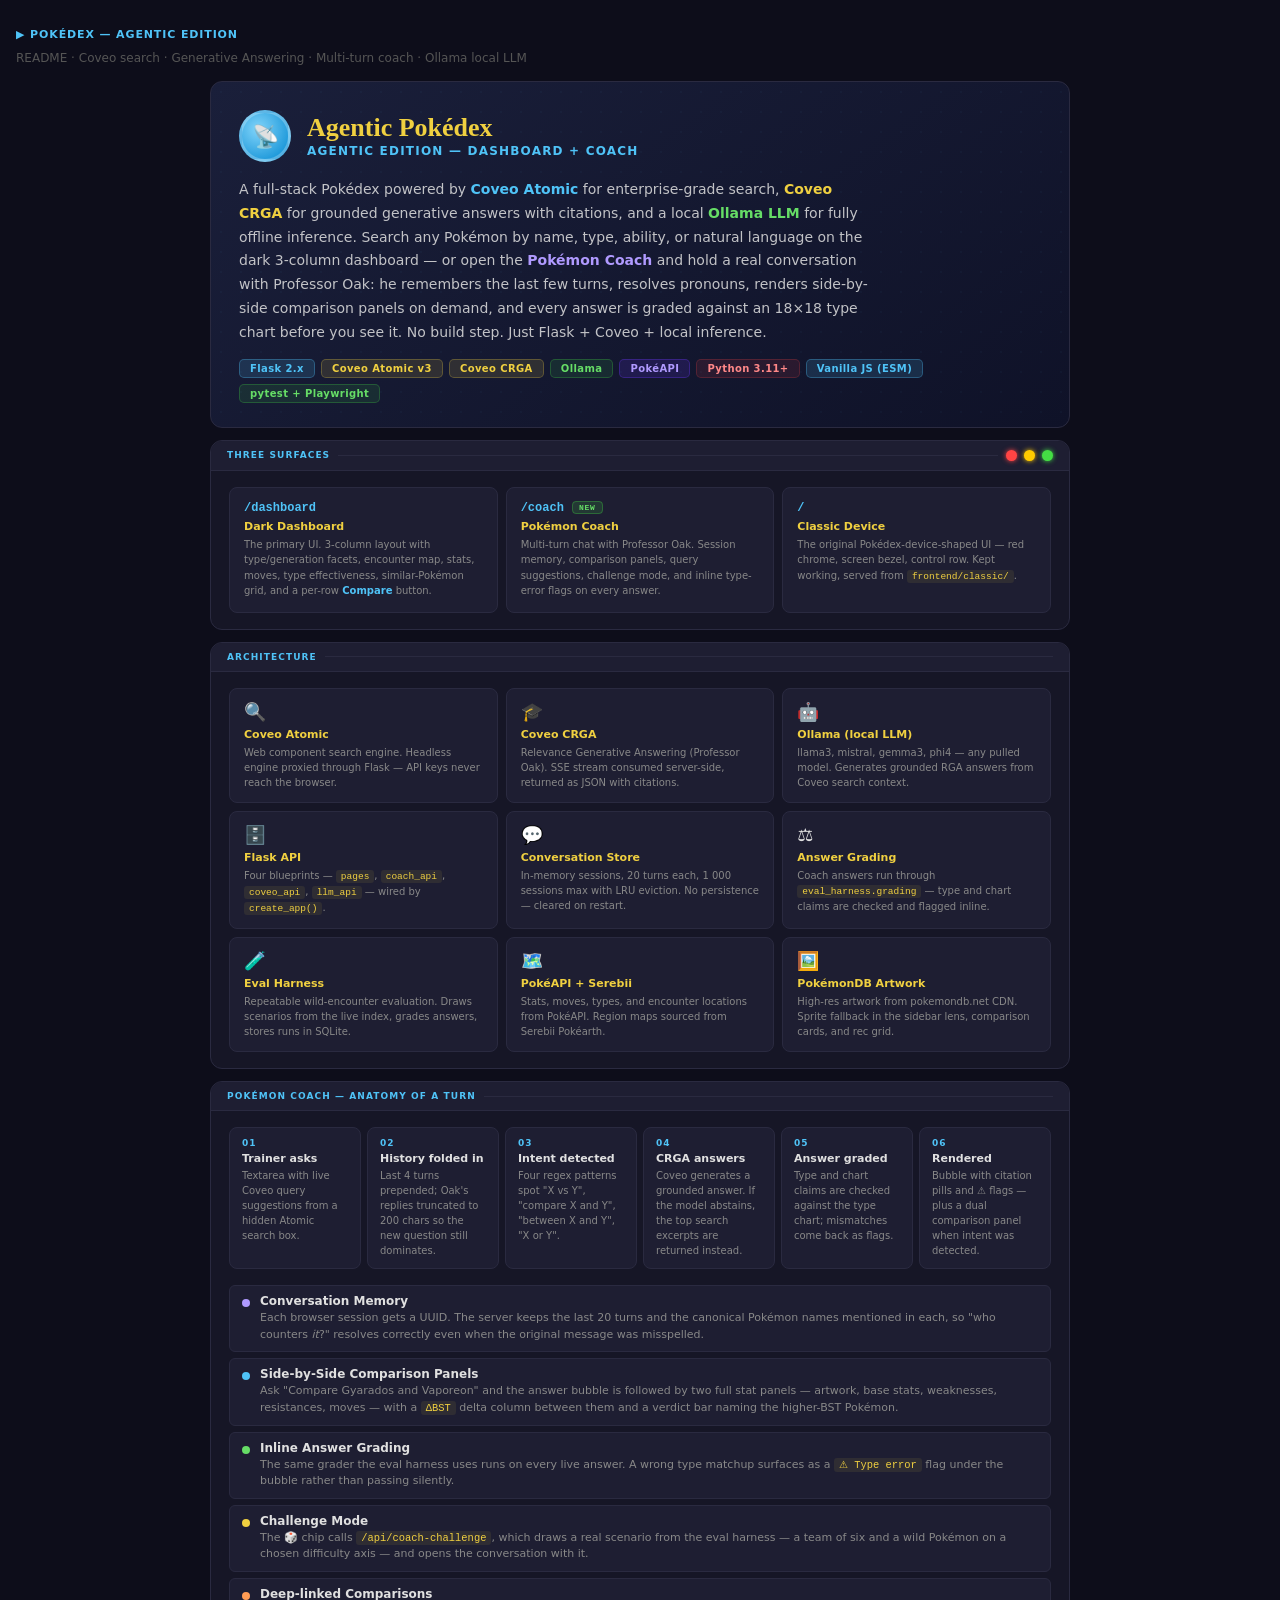
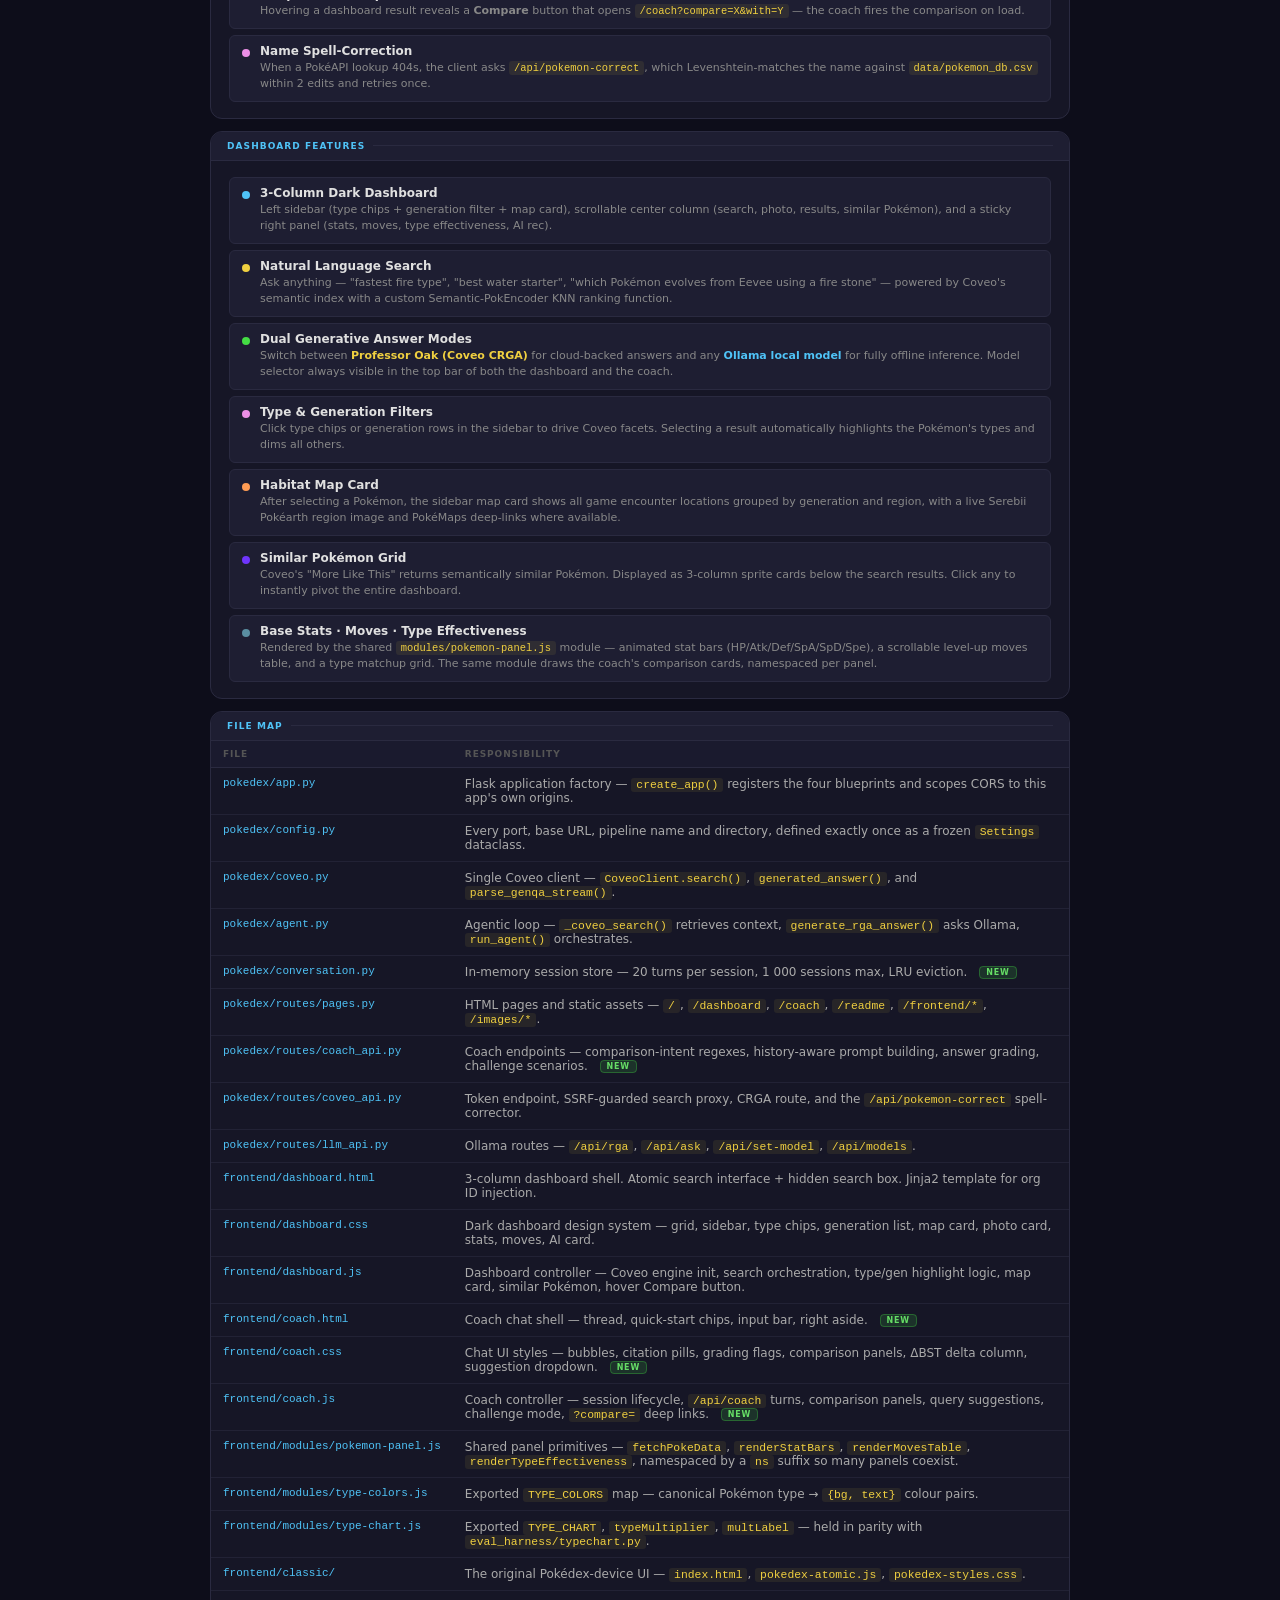
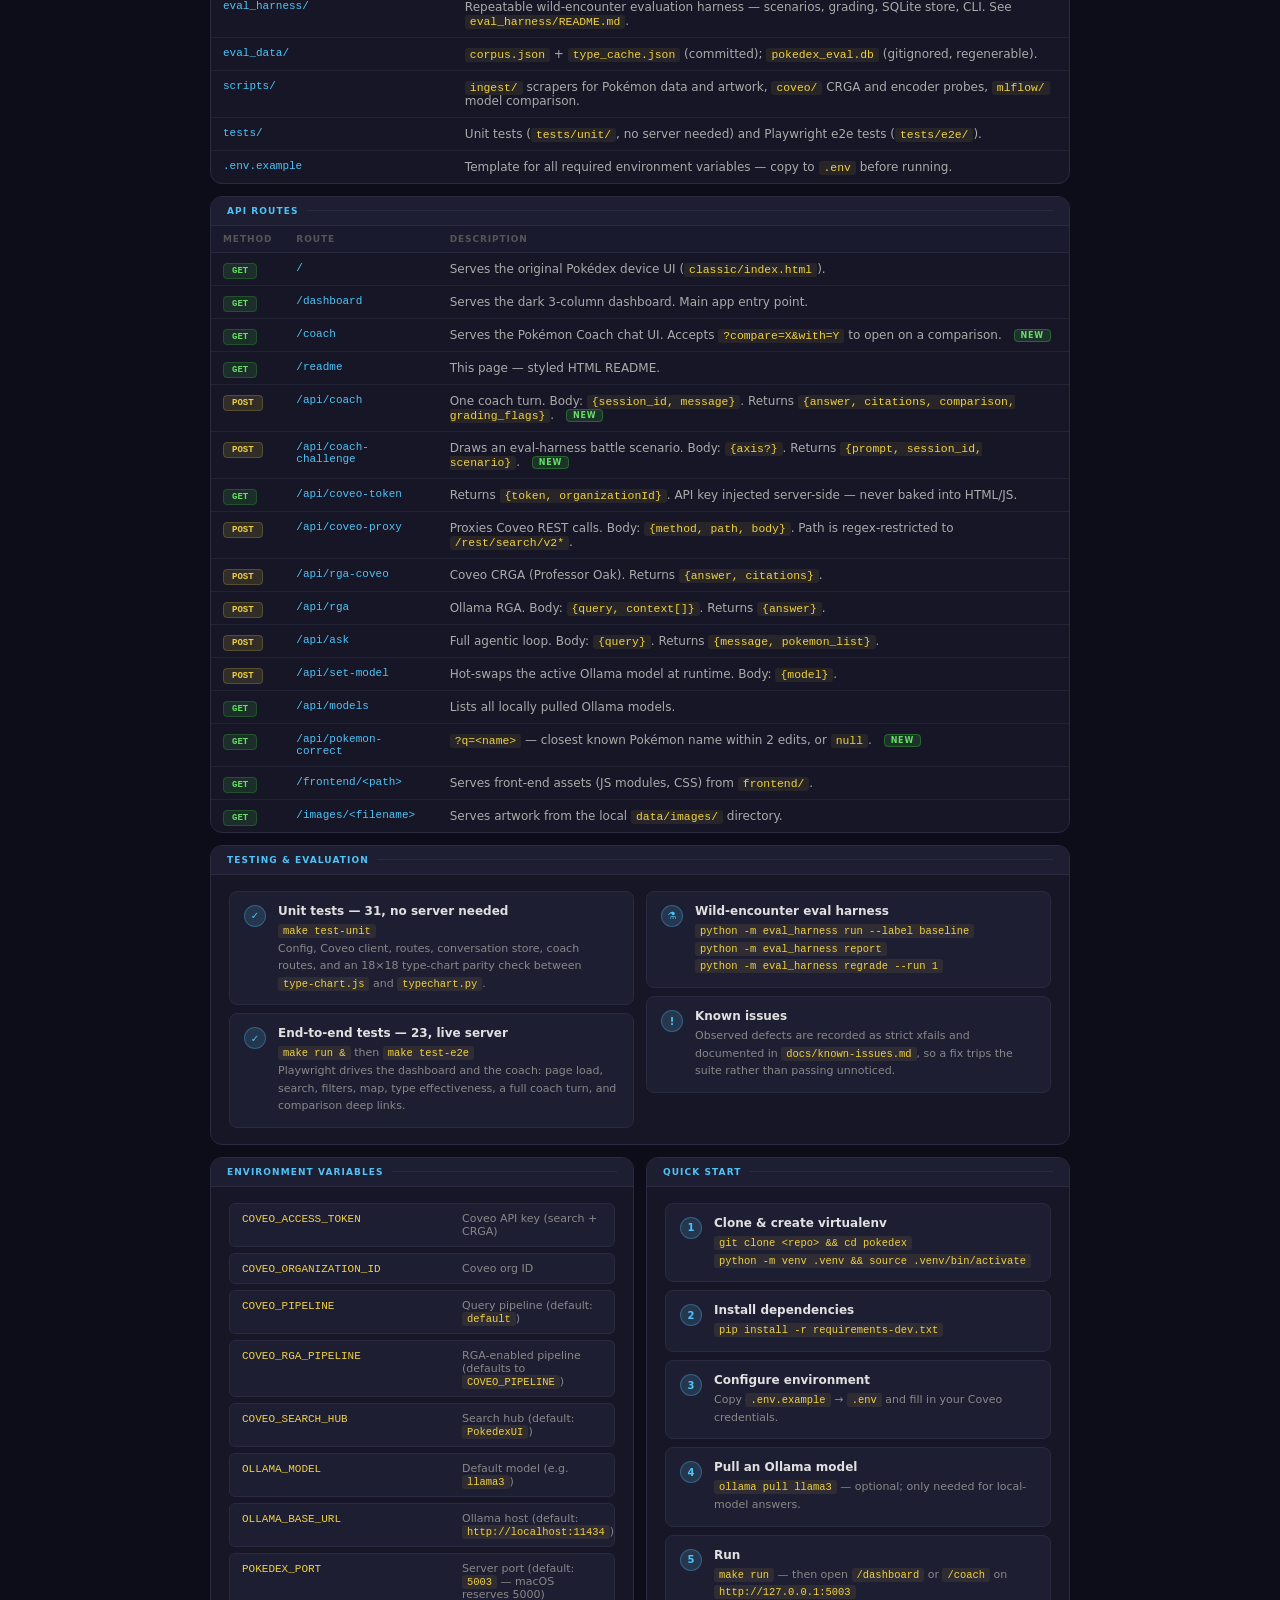
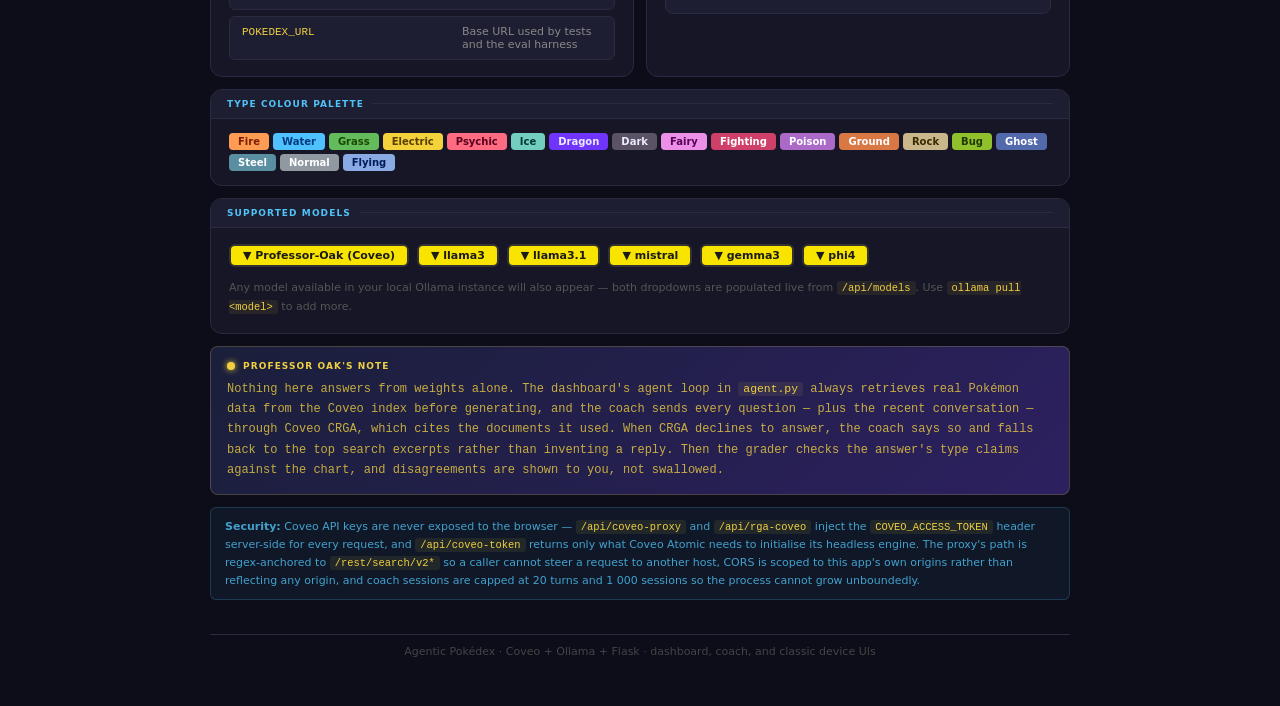
<file: frontend/readme.html>
<!DOCTYPE html>
<html lang="en">
<head>
  <meta charset="UTF-8" />
  <meta name="viewport" content="width=device-width, initial-scale=1.0" />
  <title>Agentic Pokédex — README</title>
  <style>
    *, *::before, *::after { box-sizing: border-box; margin: 0; padding: 0; }

    body {
      background: #0d0d1a;
      min-height: 100vh;
      display: flex;
      flex-direction: column;
      align-items: center;
      padding: 28px 16px 48px;
      font-family: -apple-system, "Segoe UI", system-ui, sans-serif;
      color: #e0e0e0;
      gap: 10px;
    }

    .vtag {
      color: #4fc3f7;
      font-size: 11px;
      font-weight: 700;
      letter-spacing: .08em;
      text-transform: uppercase;
      align-self: flex-start;
      max-width: 860px;
      width: 100%;
    }
    .sub {
      color: #555;
      font-size: 12px;
      align-self: flex-start;
      max-width: 860px;
      width: 100%;
      margin-bottom: 6px;
    }

    .wrap {
      width: 100%;
      max-width: 860px;
      display: flex;
      flex-direction: column;
      gap: 12px;
    }

    /* ── Hero card ── */
    .hero {
      background: linear-gradient(145deg, #1a1f3a, #0f1228);
      border: 1px solid #2a2a40;
      border-radius: 12px;
      padding: 28px 28px 24px;
      position: relative;
      overflow: hidden;
    }
    .hero::before {
      content: '';
      position: absolute;
      inset: 0;
      background-image: radial-gradient(circle, #4fc3f7 1px, transparent 1px);
      background-size: 20px 20px;
      opacity: .03;
      pointer-events: none;
    }
    .hero-head {
      display: flex;
      align-items: center;
      gap: 16px;
      margin-bottom: 16px;
    }
    .lens {
      width: 52px; height: 52px;
      border-radius: 50%;
      background: radial-gradient(circle at 35% 35%, #81d4fa, #0288d1);
      border: 3px solid rgba(255,255,255,.25);
      flex-shrink: 0;
      display: flex; align-items: center; justify-content: center;
      font-size: 22px;
    }
    .hero-title {
      font-size: 26px;
      font-weight: 900;
      color: #f0d040;
      font-family: "Comic Sans MS", "Chalkboard SE", cursive;
      line-height: 1.1;
    }
    .hero-edition {
      font-size: 12px;
      color: #4fc3f7;
      font-weight: 700;
      letter-spacing: .1em;
      text-transform: uppercase;
      margin-top: 2px;
    }
    .hero-desc {
      font-size: 14px;
      color: rgba(224,224,224,.85);
      line-height: 1.7;
      max-width: 640px;
    }
    .badge-row {
      display: flex;
      gap: 6px;
      margin-top: 14px;
      flex-wrap: wrap;
    }
    .badge {
      font-size: 10px;
      font-weight: 700;
      padding: 3px 10px;
      border-radius: 5px;
      letter-spacing: .04em;
    }
    .b-blue   { background: rgba(79,195,247,.15);  color: #4fc3f7; border: 1px solid rgba(79,195,247,.3); }
    .b-gold   { background: rgba(240,208,64,.12);  color: #f0d040; border: 1px solid rgba(240,208,64,.25); }
    .b-green  { background: rgba(68,221,68,.1);    color: #66dd66; border: 1px solid rgba(68,221,68,.25); }
    .b-purple { background: rgba(111,53,252,.15);  color: #b09aff; border: 1px solid rgba(111,53,252,.3); }
    .b-red    { background: rgba(255,68,68,.1);    color: #ff8888; border: 1px solid rgba(255,68,68,.2); }

    /* ── Section cards ── */
    .card {
      background: #161626;
      border: 1px solid #2a2a40;
      border-radius: 12px;
      overflow: hidden;
    }
    .card-head {
      background: #1e1e32;
      border-bottom: 1px solid #2a2a40;
      padding: 9px 16px;
      display: flex;
      align-items: center;
      gap: 8px;
    }
    .card-title {
      font-size: 9px;
      font-weight: 800;
      text-transform: uppercase;
      letter-spacing: .12em;
      color: #4fc3f7;
      display: flex;
      align-items: center;
      gap: 8px;
      flex: 1;
    }
    .card-title::after {
      content: '';
      flex: 1;
      height: 1px;
      background: #2a2a40;
    }
    .card-body { padding: 16px 18px; }

    /* ── Two-col layout ── */
    .two-col {
      display: grid;
      grid-template-columns: 1fr 1fr;
      gap: 12px;
    }
    @media (max-width: 600px) { .two-col { grid-template-columns: 1fr; } }

    /* ── Architecture grid ── */
    .arch-grid {
      display: grid;
      grid-template-columns: repeat(3, 1fr);
      gap: 8px;
      padding: 16px 18px;
    }
    @media (max-width: 600px) { .arch-grid { grid-template-columns: 1fr 1fr; } }
    .arch-tile {
      background: #1e1e32;
      border: 1px solid #2a2a40;
      border-radius: 8px;
      padding: 12px 14px;
    }
    .arch-tile-icon  { font-size: 18px; margin-bottom: 6px; }
    .arch-tile-name  { font-size: 11px; font-weight: 800; color: #f0d040; }
    .arch-tile-desc  { font-size: 10px; color: #888; margin-top: 4px; line-height: 1.5; }

    /* ── Tables (shared) ── */
    .data-table {
      width: 100%;
      border-collapse: collapse;
      font-size: 12px;
    }
    .data-table thead tr { background: #1a1a2e; }
    .data-table th {
      font-size: 9px; font-weight: 800;
      text-transform: uppercase; letter-spacing: .1em;
      color: #555; padding: 8px 12px;
      text-align: left; border-bottom: 1px solid #2a2a40;
    }
    .data-table td {
      padding: 9px 12px;
      border-bottom: 1px solid rgba(42,42,64,.6);
      vertical-align: top;
    }
    .data-table tr:last-child td { border-bottom: none; }
    .data-table tr:hover td { background: rgba(79,195,247,.04); }

    .fname { font-family: "Courier New", monospace; font-size: 11px; color: #4fc3f7; white-space: nowrap; }
    .fdesc { color: #aaa; }
    .rpath { font-family: "Courier New", monospace; font-size: 11px; color: #4fc3f7; }

    .method {
      font-size: 9px; font-weight: 800;
      padding: 2px 8px; border-radius: 4px;
      font-family: monospace; white-space: nowrap;
    }
    .m-get  { background: rgba(68,221,68,.12);  color: #66dd66; border: 1px solid rgba(68,221,68,.2); }
    .m-post { background: rgba(240,208,64,.12); color: #f0d040; border: 1px solid rgba(240,208,64,.2); }

    /* ── Env vars ── */
    .env-list { display: flex; flex-direction: column; gap: 6px; }
    .env-row {
      display: flex; align-items: baseline; gap: 10px;
      background: #1e1e32; border: 1px solid #2a2a40;
      border-radius: 6px; padding: 8px 12px;
    }
    .env-key {
      font-family: "Courier New", monospace; font-size: 11px;
      color: #f0d040; flex-shrink: 0; min-width: 210px;
    }
    .env-val { font-size: 11px; color: #888; }

    /* ── Setup steps ── */
    .step-list { display: flex; flex-direction: column; gap: 8px; }
    .step {
      display: flex; gap: 12px;
      background: #1e1e32; border: 1px solid #2a2a40;
      border-radius: 8px; padding: 12px 14px;
    }
    .step-num {
      width: 22px; height: 22px; border-radius: 50%;
      background: rgba(79,195,247,.15); border: 1px solid rgba(79,195,247,.3);
      color: #4fc3f7; font-size: 10px; font-weight: 800;
      display: flex; align-items: center; justify-content: center;
      flex-shrink: 0; margin-top: 1px;
    }
    .step-body { flex: 1; }
    .step-title  { font-size: 12px; font-weight: 700; color: #e0e0e0; margin-bottom: 4px; }
    .step-detail { font-size: 11px; color: #888; line-height: 1.6; }

    code {
      font-family: "Courier New", monospace;
      background: rgba(240,208,64,.08); color: #f0d040;
      padding: 1px 5px; border-radius: 3px; font-size: .95em;
    }

    /* ── Feature list ── */
    .feature-list { display: flex; flex-direction: column; gap: 6px; }
    .fitem {
      display: flex; align-items: flex-start; gap: 10px;
      padding: 8px 12px; background: #1e1e32;
      border: 1px solid #2a2a40; border-radius: 6px;
    }
    .fdot { width: 8px; height: 8px; border-radius: 50%; margin-top: 5px; flex-shrink: 0; }
    .fitem-name  { font-size: 12px; font-weight: 700; color: #e0e0e0; }
    .fitem-desc  { font-size: 11px; color: #888; margin-top: 2px; line-height: 1.5; }

    /* ── AI card ── */
    .ai-card {
      background: linear-gradient(135deg, #1a1f3a, #2d2060);
      border: 1px solid rgba(240,208,64,.2);
      border-radius: 8px; padding: 14px 16px;
    }
    .ai-head { display: flex; align-items: center; gap: 8px; margin-bottom: 8px; }
    .ai-dot  { width: 8px; height: 8px; border-radius: 50%; background: #f0d040; box-shadow: 0 0 6px #f0d040; }
    .ai-lbl  { font-size: 9px; font-weight: 800; text-transform: uppercase; letter-spacing: .12em; color: #f0d040; }
    .ai-txt  { font-size: 12px; color: rgba(240,208,64,.8); font-family: "Courier New", monospace; line-height: 1.7; }

    /* ── LEDs ── */
    .leds { display: flex; gap: 7px; }
    .led  { width: 11px; height: 11px; border-radius: 50%; }
    .lr   { background: #ff4444; box-shadow: 0 0 5px #ff4444; }
    .ly   { background: #ffcc00; box-shadow: 0 0 5px #ffcc00; }
    .lg   { background: #44dd44; box-shadow: 0 0 5px #44dd44; }

    /* ── Type chip strip ── */
    .type-strip { display: flex; flex-wrap: wrap; gap: 4px; padding: 14px 18px; }
    .tchip { padding: 3px 9px; border-radius: 4px; font-size: 10px; font-weight: 700; }

    /* ── Model pills ── */
    .model-pill {
      display: inline-flex; align-items: center; gap: 5px;
      background: #f9e400; border: 2px solid #333; border-radius: 6px;
      padding: 3px 12px; font-size: 11px; font-weight: 800; color: #1a1a1a;
    }

    /* ── Note box ── */
    .note {
      background: rgba(79,195,247,.06); border: 1px solid rgba(79,195,247,.2);
      border-radius: 6px; padding: 10px 14px;
      font-size: 11px; color: rgba(79,195,247,.8); line-height: 1.6;
    }

    p { font-size: 13px; color: #aaa; line-height: 1.7; }

    footer {
      margin-top: 24px; border-top: 1px solid #2a2a40;
      padding-top: 10px; text-align: center;
      font-size: 11px; color: #444;
      width: 100%; max-width: 860px;
    }

    /* ── Request-flow strip ── */
    .flow { display: flex; align-items: stretch; gap: 6px; flex-wrap: wrap; padding: 16px 18px; }
    .flow-step {
      flex: 1 1 128px;
      background: #1e1e32; border: 1px solid #2a2a40;
      border-radius: 8px; padding: 10px 12px;
    }
    .flow-n { font-size: 9px; font-weight: 800; letter-spacing: .1em; color: #4fc3f7; }
    .flow-t { font-size: 11px; font-weight: 700; color: #e0e0e0; margin-top: 4px; }
    .flow-d { font-size: 10px; color: #888; margin-top: 3px; line-height: 1.5; }

    /* ── "NEW" pill for coach-era additions ── */
    .new-pill {
      font-size: 8px; font-weight: 800; letter-spacing: .1em;
      background: rgba(68,221,68,.14); color: #66dd66;
      border: 1px solid rgba(68,221,68,.3);
      border-radius: 4px; padding: 1px 6px;
      margin-left: 8px; vertical-align: middle;
    }

    /* ── Surface tiles (the three UIs) ── */
    .surface-grid {
      display: grid; grid-template-columns: repeat(3, 1fr);
      gap: 8px; padding: 16px 18px;
    }
    @media (max-width: 600px) { .surface-grid { grid-template-columns: 1fr; } }
    .surface {
      background: #1e1e32; border: 1px solid #2a2a40;
      border-radius: 8px; padding: 13px 14px;
    }
    .surface-route {
      font-family: "Courier New", monospace; font-size: 12px;
      font-weight: 800; color: #4fc3f7;
    }
    .surface-name { font-size: 11px; font-weight: 800; color: #f0d040; margin-top: 5px; }
    .surface-desc { font-size: 10px; color: #888; margin-top: 4px; line-height: 1.55; }
  </style>
</head>
<body>

<div class="vtag">▶ Pokédex — Agentic Edition</div>
<div class="sub">README · Coveo search · Generative Answering · Multi-turn coach · Ollama local LLM</div>

<div class="wrap">

  <!-- HERO -->
  <div class="hero">
    <div class="hero-head">
      <div class="lens">📡</div>
      <div>
        <div class="hero-title">Agentic Pokédex</div>
        <div class="hero-edition">Agentic Edition — Dashboard + Coach</div>
      </div>
    </div>
    <p class="hero-desc">
      A full-stack Pokédex powered by <strong style="color:#4fc3f7">Coveo Atomic</strong> for enterprise-grade search,
      <strong style="color:#f0d040">Coveo CRGA</strong> for grounded generative answers with citations, and a local
      <strong style="color:#66dd66">Ollama LLM</strong> for fully offline inference. Search any Pokémon by name, type,
      ability, or natural language on the dark 3-column dashboard — or open the
      <strong style="color:#b09aff">Pokémon Coach</strong> and hold a real conversation with Professor Oak: he remembers
      the last few turns, resolves pronouns, renders side-by-side comparison panels on demand, and every answer is
      graded against an 18×18 type chart before you see it. No build step. Just Flask + Coveo + local inference.
    </p>
    <div class="badge-row">
      <span class="badge b-blue">Flask 2.x</span>
      <span class="badge b-gold">Coveo Atomic v3</span>
      <span class="badge b-gold">Coveo CRGA</span>
      <span class="badge b-green">Ollama</span>
      <span class="badge b-purple">PokéAPI</span>
      <span class="badge b-red">Python 3.11+</span>
      <span class="badge b-blue">Vanilla JS (ESM)</span>
      <span class="badge b-green">pytest + Playwright</span>
    </div>
  </div>

  <!-- SURFACES -->
  <div class="card">
    <div class="card-head">
      <span class="card-title">Three Surfaces</span>
      <div class="leds"><div class="led lr"></div><div class="led ly"></div><div class="led lg"></div></div>
    </div>
    <div class="surface-grid">
      <div class="surface">
        <div class="surface-route">/dashboard</div>
        <div class="surface-name">Dark Dashboard</div>
        <div class="surface-desc">The primary UI. 3-column layout with type/generation facets, encounter map, stats,
          moves, type effectiveness, similar-Pokémon grid, and a per-row <strong style="color:#4fc3f7">Compare</strong> button.</div>
      </div>
      <div class="surface">
        <div class="surface-route">/coach<span class="new-pill">NEW</span></div>
        <div class="surface-name">Pokémon Coach</div>
        <div class="surface-desc">Multi-turn chat with Professor Oak. Session memory, comparison panels, query
          suggestions, challenge mode, and inline type-error flags on every answer.</div>
      </div>
      <div class="surface">
        <div class="surface-route">/</div>
        <div class="surface-name">Classic Device</div>
        <div class="surface-desc">The original Pokédex-device-shaped UI — red chrome, screen bezel, control row.
          Kept working, served from <code>frontend/classic/</code>.</div>
      </div>
    </div>
  </div>

  <!-- ARCHITECTURE -->
  <div class="card">
    <div class="card-head"><span class="card-title">Architecture</span></div>
    <div class="arch-grid">
      <div class="arch-tile">
        <div class="arch-tile-icon">🔍</div>
        <div class="arch-tile-name">Coveo Atomic</div>
        <div class="arch-tile-desc">Web component search engine. Headless engine proxied through Flask — API keys never reach the browser.</div>
      </div>
      <div class="arch-tile">
        <div class="arch-tile-icon">🎓</div>
        <div class="arch-tile-name">Coveo CRGA</div>
        <div class="arch-tile-desc">Relevance Generative Answering (Professor Oak). SSE stream consumed server-side, returned as JSON with citations.</div>
      </div>
      <div class="arch-tile">
        <div class="arch-tile-icon">🤖</div>
        <div class="arch-tile-name">Ollama (local LLM)</div>
        <div class="arch-tile-desc">llama3, mistral, gemma3, phi4 — any pulled model. Generates grounded RGA answers from Coveo search context.</div>
      </div>
      <div class="arch-tile">
        <div class="arch-tile-icon">🗄️</div>
        <div class="arch-tile-name">Flask API</div>
        <div class="arch-tile-desc">Four blueprints — <code>pages</code>, <code>coach_api</code>, <code>coveo_api</code>, <code>llm_api</code> — wired by <code>create_app()</code>.</div>
      </div>
      <div class="arch-tile">
        <div class="arch-tile-icon">💬</div>
        <div class="arch-tile-name">Conversation Store</div>
        <div class="arch-tile-desc">In-memory sessions, 20 turns each, 1 000 sessions max with LRU eviction. No persistence — cleared on restart.</div>
      </div>
      <div class="arch-tile">
        <div class="arch-tile-icon">⚖️</div>
        <div class="arch-tile-name">Answer Grading</div>
        <div class="arch-tile-desc">Coach answers run through <code>eval_harness.grading</code> — type and chart claims are checked and flagged inline.</div>
      </div>
      <div class="arch-tile">
        <div class="arch-tile-icon">🧪</div>
        <div class="arch-tile-name">Eval Harness</div>
        <div class="arch-tile-desc">Repeatable wild-encounter evaluation. Draws scenarios from the live index, grades answers, stores runs in SQLite.</div>
      </div>
      <div class="arch-tile">
        <div class="arch-tile-icon">🗺️</div>
        <div class="arch-tile-name">PokéAPI + Serebii</div>
        <div class="arch-tile-desc">Stats, moves, types, and encounter locations from PokéAPI. Region maps sourced from Serebii Pokéarth.</div>
      </div>
      <div class="arch-tile">
        <div class="arch-tile-icon">🖼️</div>
        <div class="arch-tile-name">PokémonDB Artwork</div>
        <div class="arch-tile-desc">High-res artwork from pokemondb.net CDN. Sprite fallback in the sidebar lens, comparison cards, and rec grid.</div>
      </div>
    </div>
  </div>

  <!-- COACH -->
  <div class="card">
    <div class="card-head"><span class="card-title">Pokémon Coach — anatomy of a turn</span></div>
    <div class="flow">
      <div class="flow-step">
        <div class="flow-n">01</div>
        <div class="flow-t">Trainer asks</div>
        <div class="flow-d">Textarea with live Coveo query suggestions from a hidden Atomic search box.</div>
      </div>
      <div class="flow-step">
        <div class="flow-n">02</div>
        <div class="flow-t">History folded in</div>
        <div class="flow-d">Last 4 turns prepended; Oak's replies truncated to 200 chars so the new question still dominates.</div>
      </div>
      <div class="flow-step">
        <div class="flow-n">03</div>
        <div class="flow-t">Intent detected</div>
        <div class="flow-d">Four regex patterns spot "X vs Y", "compare X and Y", "between X and Y", "X or Y".</div>
      </div>
      <div class="flow-step">
        <div class="flow-n">04</div>
        <div class="flow-t">CRGA answers</div>
        <div class="flow-d">Coveo generates a grounded answer. If the model abstains, the top search excerpts are returned instead.</div>
      </div>
      <div class="flow-step">
        <div class="flow-n">05</div>
        <div class="flow-t">Answer graded</div>
        <div class="flow-d">Type and chart claims are checked against the type chart; mismatches come back as flags.</div>
      </div>
      <div class="flow-step">
        <div class="flow-n">06</div>
        <div class="flow-t">Rendered</div>
        <div class="flow-d">Bubble with citation pills and ⚠ flags — plus a dual comparison panel when intent was detected.</div>
      </div>
    </div>
    <div class="card-body" style="padding-top:0">
      <div class="feature-list">
        <div class="fitem">
          <div class="fdot" style="background:#b09aff"></div>
          <div>
            <div class="fitem-name">Conversation Memory</div>
            <div class="fitem-desc">Each browser session gets a UUID. The server keeps the last 20 turns and the canonical
              Pokémon names mentioned in each, so "who counters <em>it</em>?" resolves correctly even when the original
              message was misspelled.</div>
          </div>
        </div>
        <div class="fitem">
          <div class="fdot" style="background:#4fc3f7"></div>
          <div>
            <div class="fitem-name">Side-by-Side Comparison Panels</div>
            <div class="fitem-desc">Ask "Compare Gyarados and Vaporeon" and the answer bubble is followed by two full
              stat panels — artwork, base stats, weaknesses, resistances, moves — with a <code>ΔBST</code> delta column
              between them and a verdict bar naming the higher-BST Pokémon.</div>
          </div>
        </div>
        <div class="fitem">
          <div class="fdot" style="background:#66dd66"></div>
          <div>
            <div class="fitem-name">Inline Answer Grading</div>
            <div class="fitem-desc">The same grader the eval harness uses runs on every live answer. A wrong type
              matchup surfaces as a <code>⚠ Type error</code> flag under the bubble rather than passing silently.</div>
          </div>
        </div>
        <div class="fitem">
          <div class="fdot" style="background:#f0d040"></div>
          <div>
            <div class="fitem-name">Challenge Mode</div>
            <div class="fitem-desc">The 🎲 chip calls <code>/api/coach-challenge</code>, which draws a real scenario from
              the eval harness — a team of six and a wild Pokémon on a chosen difficulty axis — and opens the
              conversation with it.</div>
          </div>
        </div>
        <div class="fitem">
          <div class="fdot" style="background:#ff9c54"></div>
          <div>
            <div class="fitem-name">Deep-linked Comparisons</div>
            <div class="fitem-desc">Hovering a dashboard result reveals a <strong>Compare</strong> button that opens
              <code>/coach?compare=X&amp;with=Y</code> — the coach fires the comparison on load.</div>
          </div>
        </div>
        <div class="fitem">
          <div class="fdot" style="background:#ec8fe6"></div>
          <div>
            <div class="fitem-name">Name Spell-Correction</div>
            <div class="fitem-desc">When a PokéAPI lookup 404s, the client asks <code>/api/pokemon-correct</code>, which
              Levenshtein-matches the name against <code>data/pokemon_db.csv</code> within 2 edits and retries once.</div>
          </div>
        </div>
      </div>
    </div>
  </div>

  <!-- DASHBOARD FEATURES -->
  <div class="card">
    <div class="card-head"><span class="card-title">Dashboard Features</span></div>
    <div class="card-body">
      <div class="feature-list">
        <div class="fitem">
          <div class="fdot" style="background:#4fc3f7"></div>
          <div>
            <div class="fitem-name">3-Column Dark Dashboard</div>
            <div class="fitem-desc">Left sidebar (type chips + generation filter + map card), scrollable center column (search, photo, results, similar Pokémon), and a sticky right panel (stats, moves, type effectiveness, AI rec).</div>
          </div>
        </div>
        <div class="fitem">
          <div class="fdot" style="background:#f0d040"></div>
          <div>
            <div class="fitem-name">Natural Language Search</div>
            <div class="fitem-desc">Ask anything — "fastest fire type", "best water starter", "which Pokémon evolves from Eevee using a fire stone" — powered by Coveo's semantic index with a custom Semantic-PokEncoder KNN ranking function.</div>
          </div>
        </div>
        <div class="fitem">
          <div class="fdot" style="background:#44dd44"></div>
          <div>
            <div class="fitem-name">Dual Generative Answer Modes</div>
            <div class="fitem-desc">Switch between <strong style="color:#f0d040">Professor Oak (Coveo CRGA)</strong> for cloud-backed answers and any <strong style="color:#4fc3f7">Ollama local model</strong> for fully offline inference. Model selector always visible in the top bar of both the dashboard and the coach.</div>
          </div>
        </div>
        <div class="fitem">
          <div class="fdot" style="background:#ec8fe6"></div>
          <div>
            <div class="fitem-name">Type &amp; Generation Filters</div>
            <div class="fitem-desc">Click type chips or generation rows in the sidebar to drive Coveo facets. Selecting a result automatically highlights the Pokémon's types and dims all others.</div>
          </div>
        </div>
        <div class="fitem">
          <div class="fdot" style="background:#ff9c54"></div>
          <div>
            <div class="fitem-name">Habitat Map Card</div>
            <div class="fitem-desc">After selecting a Pokémon, the sidebar map card shows all game encounter locations grouped by generation and region, with a live Serebii Pokéarth region image and PokéMaps deep-links where available.</div>
          </div>
        </div>
        <div class="fitem">
          <div class="fdot" style="background:#6f35fc"></div>
          <div>
            <div class="fitem-name">Similar Pokémon Grid</div>
            <div class="fitem-desc">Coveo's "More Like This" returns semantically similar Pokémon. Displayed as 3-column sprite cards below the search results. Click any to instantly pivot the entire dashboard.</div>
          </div>
        </div>
        <div class="fitem">
          <div class="fdot" style="background:#5a8ea1"></div>
          <div>
            <div class="fitem-name">Base Stats · Moves · Type Effectiveness</div>
            <div class="fitem-desc">Rendered by the shared <code>modules/pokemon-panel.js</code> module — animated stat bars (HP/Atk/Def/SpA/SpD/Spe), a scrollable level-up moves table, and a type matchup grid. The same module draws the coach's comparison cards, namespaced per panel.</div>
          </div>
        </div>
      </div>
    </div>
  </div>

  <!-- FILE MAP -->
  <div class="card">
    <div class="card-head"><span class="card-title">File Map</span></div>
    <div style="overflow-x:auto;">
      <table class="data-table">
        <thead><tr><th>File</th><th>Responsibility</th></tr></thead>
        <tbody>
          <tr><td class="fname">pokedex/app.py</td><td class="fdesc">Flask application factory — <code>create_app()</code> registers the four blueprints and scopes CORS to this app's own origins.</td></tr>
          <tr><td class="fname">pokedex/config.py</td><td class="fdesc">Every port, base URL, pipeline name and directory, defined exactly once as a frozen <code>Settings</code> dataclass.</td></tr>
          <tr><td class="fname">pokedex/coveo.py</td><td class="fdesc">Single Coveo client — <code>CoveoClient.search()</code>, <code>generated_answer()</code>, and <code>parse_genqa_stream()</code>.</td></tr>
          <tr><td class="fname">pokedex/agent.py</td><td class="fdesc">Agentic loop — <code>_coveo_search()</code> retrieves context, <code>generate_rga_answer()</code> asks Ollama, <code>run_agent()</code> orchestrates.</td></tr>
          <tr><td class="fname">pokedex/conversation.py</td><td class="fdesc">In-memory session store — 20 turns per session, 1 000 sessions max, LRU eviction. <span class="new-pill">NEW</span></td></tr>
          <tr><td class="fname">pokedex/routes/pages.py</td><td class="fdesc">HTML pages and static assets — <code>/</code>, <code>/dashboard</code>, <code>/coach</code>, <code>/readme</code>, <code>/frontend/*</code>, <code>/images/*</code>.</td></tr>
          <tr><td class="fname">pokedex/routes/coach_api.py</td><td class="fdesc">Coach endpoints — comparison-intent regexes, history-aware prompt building, answer grading, challenge scenarios. <span class="new-pill">NEW</span></td></tr>
          <tr><td class="fname">pokedex/routes/coveo_api.py</td><td class="fdesc">Token endpoint, SSRF-guarded search proxy, CRGA route, and the <code>/api/pokemon-correct</code> spell-corrector.</td></tr>
          <tr><td class="fname">pokedex/routes/llm_api.py</td><td class="fdesc">Ollama routes — <code>/api/rga</code>, <code>/api/ask</code>, <code>/api/set-model</code>, <code>/api/models</code>.</td></tr>
          <tr><td class="fname">frontend/dashboard.html</td><td class="fdesc">3-column dashboard shell. Atomic search interface + hidden search box. Jinja2 template for org ID injection.</td></tr>
          <tr><td class="fname">frontend/dashboard.css</td><td class="fdesc">Dark dashboard design system — grid, sidebar, type chips, generation list, map card, photo card, stats, moves, AI card.</td></tr>
          <tr><td class="fname">frontend/dashboard.js</td><td class="fdesc">Dashboard controller — Coveo engine init, search orchestration, type/gen highlight logic, map card, similar Pokémon, hover Compare button.</td></tr>
          <tr><td class="fname">frontend/coach.html</td><td class="fdesc">Coach chat shell — thread, quick-start chips, input bar, right aside. <span class="new-pill">NEW</span></td></tr>
          <tr><td class="fname">frontend/coach.css</td><td class="fdesc">Chat UI styles — bubbles, citation pills, grading flags, comparison panels, ΔBST delta column, suggestion dropdown. <span class="new-pill">NEW</span></td></tr>
          <tr><td class="fname">frontend/coach.js</td><td class="fdesc">Coach controller — session lifecycle, <code>/api/coach</code> turns, comparison panels, query suggestions, challenge mode, <code>?compare=</code> deep links. <span class="new-pill">NEW</span></td></tr>
          <tr><td class="fname">frontend/modules/pokemon-panel.js</td><td class="fdesc">Shared panel primitives — <code>fetchPokeData</code>, <code>renderStatBars</code>, <code>renderMovesTable</code>, <code>renderTypeEffectiveness</code>, namespaced by a <code>ns</code> suffix so many panels coexist.</td></tr>
          <tr><td class="fname">frontend/modules/type-colors.js</td><td class="fdesc">Exported <code>TYPE_COLORS</code> map — canonical Pokémon type → <code>{bg, text}</code> colour pairs.</td></tr>
          <tr><td class="fname">frontend/modules/type-chart.js</td><td class="fdesc">Exported <code>TYPE_CHART</code>, <code>typeMultiplier</code>, <code>multLabel</code> — held in parity with <code>eval_harness/typechart.py</code>.</td></tr>
          <tr><td class="fname">frontend/classic/</td><td class="fdesc">The original Pokédex-device UI — <code>index.html</code>, <code>pokedex-atomic.js</code>, <code>pokedex-styles.css</code>.</td></tr>
          <tr><td class="fname">eval_harness/</td><td class="fdesc">Repeatable wild-encounter evaluation harness — scenarios, grading, SQLite store, CLI. See <code>eval_harness/README.md</code>.</td></tr>
          <tr><td class="fname">eval_data/</td><td class="fdesc"><code>corpus.json</code> + <code>type_cache.json</code> (committed); <code>pokedex_eval.db</code> (gitignored, regenerable).</td></tr>
          <tr><td class="fname">scripts/</td><td class="fdesc"><code>ingest/</code> scrapers for Pokémon data and artwork, <code>coveo/</code> CRGA and encoder probes, <code>mlflow/</code> model comparison.</td></tr>
          <tr><td class="fname">tests/</td><td class="fdesc">Unit tests (<code>tests/unit/</code>, no server needed) and Playwright e2e tests (<code>tests/e2e/</code>).</td></tr>
          <tr><td class="fname">.env.example</td><td class="fdesc">Template for all required environment variables — copy to <code>.env</code> before running.</td></tr>
        </tbody>
      </table>
    </div>
  </div>

  <!-- API ROUTES -->
  <div class="card">
    <div class="card-head"><span class="card-title">API Routes</span></div>
    <div style="overflow-x:auto;">
      <table class="data-table">
        <thead><tr><th>Method</th><th>Route</th><th>Description</th></tr></thead>
        <tbody>
          <tr><td><span class="method m-get">GET</span></td><td class="rpath">/</td><td class="fdesc">Serves the original Pokédex device UI (<code>classic/index.html</code>).</td></tr>
          <tr><td><span class="method m-get">GET</span></td><td class="rpath">/dashboard</td><td class="fdesc">Serves the dark 3-column dashboard. Main app entry point.</td></tr>
          <tr><td><span class="method m-get">GET</span></td><td class="rpath">/coach</td><td class="fdesc">Serves the Pokémon Coach chat UI. Accepts <code>?compare=X&amp;with=Y</code> to open on a comparison. <span class="new-pill">NEW</span></td></tr>
          <tr><td><span class="method m-get">GET</span></td><td class="rpath">/readme</td><td class="fdesc">This page — styled HTML README.</td></tr>
          <tr><td><span class="method m-post">POST</span></td><td class="rpath">/api/coach</td><td class="fdesc">One coach turn. Body: <code>{session_id, message}</code>. Returns <code>{answer, citations, comparison, grading_flags}</code>. <span class="new-pill">NEW</span></td></tr>
          <tr><td><span class="method m-post">POST</span></td><td class="rpath">/api/coach-challenge</td><td class="fdesc">Draws an eval-harness battle scenario. Body: <code>{axis?}</code>. Returns <code>{prompt, session_id, scenario}</code>. <span class="new-pill">NEW</span></td></tr>
          <tr><td><span class="method m-get">GET</span></td><td class="rpath">/api/coveo-token</td><td class="fdesc">Returns <code>{token, organizationId}</code>. API key injected server-side — never baked into HTML/JS.</td></tr>
          <tr><td><span class="method m-post">POST</span></td><td class="rpath">/api/coveo-proxy</td><td class="fdesc">Proxies Coveo REST calls. Body: <code>{method, path, body}</code>. Path is regex-restricted to <code>/rest/search/v2*</code>.</td></tr>
          <tr><td><span class="method m-post">POST</span></td><td class="rpath">/api/rga-coveo</td><td class="fdesc">Coveo CRGA (Professor Oak). Returns <code>{answer, citations}</code>.</td></tr>
          <tr><td><span class="method m-post">POST</span></td><td class="rpath">/api/rga</td><td class="fdesc">Ollama RGA. Body: <code>{query, context[]}</code>. Returns <code>{answer}</code>.</td></tr>
          <tr><td><span class="method m-post">POST</span></td><td class="rpath">/api/ask</td><td class="fdesc">Full agentic loop. Body: <code>{query}</code>. Returns <code>{message, pokemon_list}</code>.</td></tr>
          <tr><td><span class="method m-post">POST</span></td><td class="rpath">/api/set-model</td><td class="fdesc">Hot-swaps the active Ollama model at runtime. Body: <code>{model}</code>.</td></tr>
          <tr><td><span class="method m-get">GET</span></td><td class="rpath">/api/models</td><td class="fdesc">Lists all locally pulled Ollama models.</td></tr>
          <tr><td><span class="method m-get">GET</span></td><td class="rpath">/api/pokemon-correct</td><td class="fdesc"><code>?q=&lt;name&gt;</code> — closest known Pokémon name within 2 edits, or <code>null</code>. <span class="new-pill">NEW</span></td></tr>
          <tr><td><span class="method m-get">GET</span></td><td class="rpath">/frontend/&lt;path&gt;</td><td class="fdesc">Serves front-end assets (JS modules, CSS) from <code>frontend/</code>.</td></tr>
          <tr><td><span class="method m-get">GET</span></td><td class="rpath">/images/&lt;filename&gt;</td><td class="fdesc">Serves artwork from the local <code>data/images/</code> directory.</td></tr>
        </tbody>
      </table>
    </div>
  </div>

  <!-- TESTING & EVALUATION -->
  <div class="card">
    <div class="card-head"><span class="card-title">Testing &amp; Evaluation</span></div>
    <div class="two-col" style="padding:16px 18px;">
      <div class="step-list">
        <div class="step">
          <div class="step-num">✓</div>
          <div class="step-body">
            <div class="step-title">Unit tests — 31, no server needed</div>
            <div class="step-detail"><code>make test-unit</code><br/>Config, Coveo client, routes, conversation store, coach routes, and an 18×18 type-chart parity check between <code>type-chart.js</code> and <code>typechart.py</code>.</div>
          </div>
        </div>
        <div class="step">
          <div class="step-num">✓</div>
          <div class="step-body">
            <div class="step-title">End-to-end tests — 23, live server</div>
            <div class="step-detail"><code>make run &amp;</code> then <code>make test-e2e</code><br/>Playwright drives the dashboard and the coach: page load, search, filters, map, type effectiveness, a full coach turn, and comparison deep links.</div>
          </div>
        </div>
      </div>
      <div class="step-list">
        <div class="step">
          <div class="step-num">⚗</div>
          <div class="step-body">
            <div class="step-title">Wild-encounter eval harness</div>
            <div class="step-detail"><code>python -m eval_harness run --label baseline</code><br/><code>python -m eval_harness report</code><br/><code>python -m eval_harness regrade --run 1</code></div>
          </div>
        </div>
        <div class="step">
          <div class="step-num">!</div>
          <div class="step-body">
            <div class="step-title">Known issues</div>
            <div class="step-detail">Observed defects are recorded as strict xfails and documented in <code>docs/known-issues.md</code>, so a fix trips the suite rather than passing unnoticed.</div>
          </div>
        </div>
      </div>
    </div>
  </div>

  <!-- SETUP + ENV VARS -->
  <div class="two-col">
    <div class="card">
      <div class="card-head"><span class="card-title">Environment Variables</span></div>
      <div class="card-body">
        <div class="env-list">
          <div class="env-row"><span class="env-key">COVEO_ACCESS_TOKEN</span><span class="env-val">Coveo API key (search + CRGA)</span></div>
          <div class="env-row"><span class="env-key">COVEO_ORGANIZATION_ID</span><span class="env-val">Coveo org ID</span></div>
          <div class="env-row"><span class="env-key">COVEO_PIPELINE</span><span class="env-val">Query pipeline (default: <code>default</code>)</span></div>
          <div class="env-row"><span class="env-key">COVEO_RGA_PIPELINE</span><span class="env-val">RGA-enabled pipeline (defaults to <code>COVEO_PIPELINE</code>)</span></div>
          <div class="env-row"><span class="env-key">COVEO_SEARCH_HUB</span><span class="env-val">Search hub (default: <code>PokedexUI</code>)</span></div>
          <div class="env-row"><span class="env-key">OLLAMA_MODEL</span><span class="env-val">Default model (e.g. <code>llama3</code>)</span></div>
          <div class="env-row"><span class="env-key">OLLAMA_BASE_URL</span><span class="env-val">Ollama host (default: <code>http://localhost:11434</code>)</span></div>
          <div class="env-row"><span class="env-key">POKEDEX_PORT</span><span class="env-val">Server port (default: <code>5003</code> — macOS reserves 5000)</span></div>
          <div class="env-row"><span class="env-key">POKEDEX_URL</span><span class="env-val">Base URL used by tests and the eval harness</span></div>
        </div>
      </div>
    </div>

    <div class="card">
      <div class="card-head"><span class="card-title">Quick Start</span></div>
      <div class="card-body">
        <div class="step-list">
          <div class="step">
            <div class="step-num">1</div>
            <div class="step-body">
              <div class="step-title">Clone &amp; create virtualenv</div>
              <div class="step-detail"><code>git clone &lt;repo&gt; &amp;&amp; cd pokedex</code><br/><code>python -m venv .venv &amp;&amp; source .venv/bin/activate</code></div>
            </div>
          </div>
          <div class="step">
            <div class="step-num">2</div>
            <div class="step-body">
              <div class="step-title">Install dependencies</div>
              <div class="step-detail"><code>pip install -r requirements-dev.txt</code></div>
            </div>
          </div>
          <div class="step">
            <div class="step-num">3</div>
            <div class="step-body">
              <div class="step-title">Configure environment</div>
              <div class="step-detail">Copy <code>.env.example</code> → <code>.env</code> and fill in your Coveo credentials.</div>
            </div>
          </div>
          <div class="step">
            <div class="step-num">4</div>
            <div class="step-body">
              <div class="step-title">Pull an Ollama model</div>
              <div class="step-detail"><code>ollama pull llama3</code> — optional; only needed for local-model answers.</div>
            </div>
          </div>
          <div class="step">
            <div class="step-num">5</div>
            <div class="step-body">
              <div class="step-title">Run</div>
              <div class="step-detail"><code>make run</code> — then open <code>/dashboard</code> or <code>/coach</code> on <code>http://127.0.0.1:5003</code></div>
            </div>
          </div>
        </div>
      </div>
    </div>
  </div>

  <!-- TYPE PALETTE -->
  <div class="card">
    <div class="card-head"><span class="card-title">Type Colour Palette</span></div>
    <div class="type-strip">
      <span class="tchip" style="background:#FF9C54;color:#7C1F00">Fire</span>
      <span class="tchip" style="background:#4FC1FF;color:#003A7C">Water</span>
      <span class="tchip" style="background:#63BB5B;color:#1A4A00">Grass</span>
      <span class="tchip" style="background:#F3D23B;color:#5A3E00">Electric</span>
      <span class="tchip" style="background:#FF6B81;color:#5A0020">Psychic</span>
      <span class="tchip" style="background:#74CEC0;color:#003A38">Ice</span>
      <span class="tchip" style="background:#6F35FC;color:#EDE9FF">Dragon</span>
      <span class="tchip" style="background:#5A5365;color:#EDE9FF">Dark</span>
      <span class="tchip" style="background:#EC8FE6;color:#5A005A">Fairy</span>
      <span class="tchip" style="background:#CE4069;color:#fff">Fighting</span>
      <span class="tchip" style="background:#AB6AC8;color:#fff">Poison</span>
      <span class="tchip" style="background:#D97845;color:#fff">Ground</span>
      <span class="tchip" style="background:#C9B78B;color:#3A2800">Rock</span>
      <span class="tchip" style="background:#90C12C;color:#213800">Bug</span>
      <span class="tchip" style="background:#5269AC;color:#fff">Ghost</span>
      <span class="tchip" style="background:#5A8EA1;color:#fff">Steel</span>
      <span class="tchip" style="background:#9099A1;color:#fff">Normal</span>
      <span class="tchip" style="background:#89AAE3;color:#001A5A">Flying</span>
    </div>
  </div>

  <!-- MODELS -->
  <div class="card">
    <div class="card-head"><span class="card-title">Supported Models</span></div>
    <div class="card-body" style="display:flex;gap:8px;flex-wrap:wrap;align-items:center;">
      <div class="model-pill">▼ Professor-Oak (Coveo)</div>
      <div class="model-pill">▼ llama3</div>
      <div class="model-pill">▼ llama3.1</div>
      <div class="model-pill">▼ mistral</div>
      <div class="model-pill">▼ gemma3</div>
      <div class="model-pill">▼ phi4</div>
      <p style="font-size:11px;color:#555;margin-top:4px;width:100%;">Any model available in your local Ollama instance will also appear — both dropdowns are populated live from <code>/api/models</code>. Use <code>ollama pull &lt;model&gt;</code> to add more.</p>
    </div>
  </div>

  <!-- AI NOTE -->
  <div class="ai-card">
    <div class="ai-head"><div class="ai-dot"></div><span class="ai-lbl">Professor Oak's Note</span></div>
    <div class="ai-txt">
      Nothing here answers from weights alone. The dashboard's agent loop in <code>agent.py</code> always retrieves real
      Pokémon data from the Coveo index before generating, and the coach sends every question — plus the recent
      conversation — through Coveo CRGA, which cites the documents it used. When CRGA declines to answer, the coach
      says so and falls back to the top search excerpts rather than inventing a reply. Then the grader checks the
      answer's type claims against the chart, and disagreements are shown to you, not swallowed.
    </div>
  </div>

  <!-- SECURITY NOTE -->
  <div class="note">
    <strong>Security:</strong> Coveo API keys are never exposed to the browser — <code>/api/coveo-proxy</code> and
    <code>/api/rga-coveo</code> inject the <code>COVEO_ACCESS_TOKEN</code> header server-side for every request, and
    <code>/api/coveo-token</code> returns only what Coveo Atomic needs to initialise its headless engine. The proxy's
    path is regex-anchored to <code>/rest/search/v2*</code> so a caller cannot steer a request to another host, CORS is
    scoped to this app's own origins rather than reflecting any origin, and coach sessions are capped at 20 turns and
    1 000 sessions so the process cannot grow unboundedly.
  </div>

</div><!-- /.wrap -->

<footer>
  Agentic Pokédex · Coveo + Ollama + Flask · dashboard, coach, and classic device UIs
</footer>

</body>
</html>
</file>
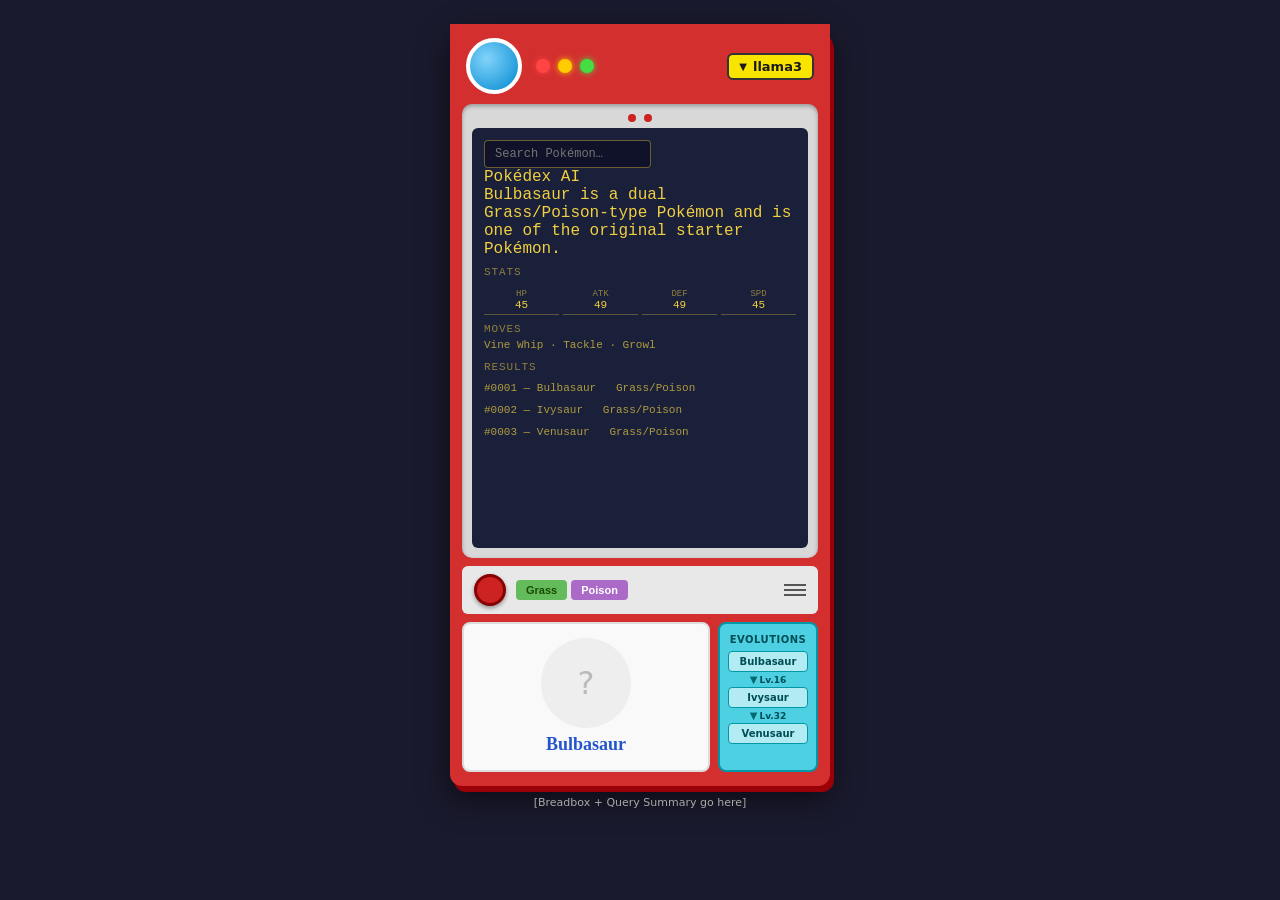
<file: frontend/test-chrome.html>
<!DOCTYPE html>
<html lang="en">
<head>
  <meta charset="UTF-8" />
  <meta name="viewport" content="width=device-width, initial-scale=1.0" />
  <title>Pokédex Chrome — Visual Test</title>
  <link rel="stylesheet" href="pokedex-styles.css" />
</head>
<body>
  <!-- Renders the device chrome with static placeholder content.
       No JS, no Coveo Atomic — pure CSS verification. -->

  <!-- Facets side-drawer (verify it's hidden by default) -->
  <div class="facets-drawer" id="facets-drawer">
    <span class="facets-close">✕ Close</span>
    <h3 style="font-size:14px;margin-bottom:12px;">Filter Pokémon</h3>
    <p style="font-size:12px;color:#555;">Facets go here</p>
  </div>

  <!-- Main device -->
  <div class="pokedex-device">

    <!-- TOP BAR -->
    <div class="pokedex-top-bar">
      <div class="pokedex-lens"></div>
      <div class="pokedex-leds">
        <div class="led led-red"></div>
        <div class="led led-yellow"></div>
        <div class="led led-green"></div>
      </div>
      <div class="pokedex-model-selector">
        <span class="model-selector-arrow">▼</span>
        <span>llama3</span>
      </div>
    </div>

    <!-- SCREEN BEZEL -->
    <div class="pokedex-screen-bezel">
      <div class="screen-indicator-dots">
        <div class="screen-dot"></div>
        <div class="screen-dot"></div>
      </div>

      <!-- SCREEN -->
      <div class="pokedex-screen">
        <!-- Placeholder search bar -->
        <div class="screen-search-row">
          <input type="text" placeholder="Search Pokémon…"
            style="flex:1;background:#0f1228;border:1px solid rgba(240,208,64,0.4);
                   color:#f0d040;padding:6px 10px;border-radius:4px;
                   font-family:'Courier New',monospace;font-size:12px;outline:none;" />
        </div>

        <!-- RGA panel -->
        <div class="rga-label">Pokédex AI</div>
        <div class="rga-panel">
          Bulbasaur is a dual Grass/Poison-type Pokémon and is one of the original starter Pokémon.
        </div>

        <!-- Stats row -->
        <div class="screen-section-label">Stats</div>
        <div class="screen-stats-row">
          <div class="stat-cell"><div class="stat-label">HP</div><div>45</div></div>
          <div class="stat-cell"><div class="stat-label">Atk</div><div>49</div></div>
          <div class="stat-cell"><div class="stat-label">Def</div><div>49</div></div>
          <div class="stat-cell"><div class="stat-label">Spd</div><div>45</div></div>
        </div>

        <!-- Moves -->
        <div class="screen-section-label">Moves</div>
        <div style="font-size:11px;color:rgba(240,208,64,0.7);">Vine Whip · Tackle · Growl</div>

        <!-- Placeholder results -->
        <div class="screen-section-label" style="margin-top:10px;">Results</div>
        <div style="font-size:11px;color:rgba(240,208,64,0.7);line-height:2;">
          #0001 — Bulbasaur &nbsp; Grass/Poison<br/>
          #0002 — Ivysaur &nbsp; Grass/Poison<br/>
          #0003 — Venusaur &nbsp; Grass/Poison
        </div>
      </div>
    </div>

    <!-- CONTROLS ROW -->
    <div class="pokedex-controls">
      <button class="ctrl-power-btn" title="Reset"></button>
      <div class="ctrl-type-badges">
        <button class="type-badge" style="background:#63BB5B;color:#1A4A00;">Grass</button>
        <button class="type-badge" style="background:#AB6AC8;color:#fff;">Poison</button>
      </div>
      <div class="ctrl-hamburger">
        <span></span><span></span><span></span>
      </div>
    </div>

    <!-- BOTTOM PANELS -->
    <div class="pokedex-bottom">
      <div class="pokedex-bottom-photo">
        <div style="width:90px;height:90px;border-radius:50%;background:#eee;
                    display:flex;align-items:center;justify-content:center;
                    font-size:32px;color:#bbb;">?</div>
        <div class="photo-name">Bulbasaur</div>
      </div>

      <div class="pokedex-bottom-evolutions">
        <div class="evo-title">Evolutions</div>
        <div class="evo-chain">
          <div class="evo-box">Bulbasaur</div>
          <div class="evo-arrow">▼ <span class="evo-level">Lv.16</span></div>
          <div class="evo-box">Ivysaur</div>
          <div class="evo-arrow">▼ <span class="evo-level">Lv.32</span></div>
          <div class="evo-box">Venusaur</div>
        </div>
      </div>
    </div>

  </div>

  <!-- Breadbox area below device -->
  <div style="margin-top:10px;width:380px;max-width:100%;">
    <p style="font-size:11px;color:#aaa;text-align:center;">
      [Breadbox + Query Summary go here]
    </p>
  </div>

  <script>
    // Verify hamburger toggle works (pure DOM, no Atomic)
    document.querySelector('.ctrl-hamburger').addEventListener('click', () => {
      document.querySelector('.facets-drawer').classList.toggle('open');
    });
    document.querySelector('.facets-close').addEventListener('click', () => {
      document.querySelector('.facets-drawer').classList.remove('open');
    });
  </script>
</body>
</html>
</file>
<file: frontend/pokedex-styles.css>
/* ====================================================
   Pokédex Device Chrome — matches the hand-drawn sketch
   ==================================================== */
:root {
  --device-red: #d32f2f;
  --device-dark-red: #9a0007;
  --screen-bg: #1a1f3a;
  --screen-text: #f0d040;
  --screen-border: #c8c8c8;
  --bottom-white: #f9f9f9;
  --bottom-cyan: #4dd0e1;
  --control-row-bg: #e8e8e8;
}

*, *::before, *::after { box-sizing: border-box; margin: 0; padding: 0; }

body {
  background: #1a1a2e;
  display: flex;
  flex-direction: column;
  align-items: center;
  min-height: 100vh;
  padding: 24px 16px;
  font-family: -apple-system, "Segoe UI", system-ui, sans-serif;
}

/* ── Outer device body ── */
.pokedex-device {
  background: var(--device-red);
  border-radius: 20px 20px 12px 12px;
  width: 380px;
  max-width: 100%;
  box-shadow: 4px 6px 0 var(--device-dark-red), 0 12px 32px rgba(0,0,0,0.6);
  display: flex;
  flex-direction: column;
  /* overflow:hidden was removed — it clips the atomic-search-box suggestions dropdown */
  overflow: visible;
}

/* ── Top bar: camera lens + LEDs + model selector ── */
.pokedex-top-bar {
  display: flex;
  align-items: center;
  gap: 10px;
  padding: 14px 16px 10px;
  background: var(--device-red);
}
.pokedex-lens {
  width: 56px; height: 56px;
  border-radius: 50%;
  background: radial-gradient(circle at 35% 35%, #81d4fa, #0288d1);
  border: 4px solid #fff;
  flex-shrink: 0;
}
.pokedex-leds {
  display: flex; gap: 8px; margin-left: 4px;
}
.led {
  width: 14px; height: 14px;
  border-radius: 50%;
}
.led-red    { background: #ff4444; box-shadow: 0 0 6px #ff4444; }
.led-yellow { background: #ffcc00; box-shadow: 0 0 6px #ffcc00; }
.led-green  { background: #44dd44; box-shadow: 0 0 6px #44dd44; }

.pokedex-model-selector {
  margin-left: auto;
  display: flex; align-items: center; gap: 6px;
  background: #f9e400;
  border: 2px solid #333;
  border-radius: 6px;
  padding: 4px 10px;
  font-size: 13px; font-weight: 700;
  color: #1a1a1a;
  cursor: pointer;
}
.model-selector-arrow { font-size: 10px; }
#model-select {
  background: transparent; border: none; outline: none;
  font-weight: 700; font-size: 13px; cursor: pointer;
  color: #1a1a1a;
}

/* ── Screen bezel ── */
.pokedex-screen-bezel {
  background: #d8d8d8;
  margin: 0 12px 8px;
  border-radius: 10px;
  padding: 10px;
  box-shadow: inset 0 2px 4px rgba(0,0,0,0.3);
}
.screen-indicator-dots {
  display: flex; justify-content: center; gap: 8px; margin-bottom: 6px;
}
.screen-dot {
  width: 8px; height: 8px; border-radius: 50%;
  background: #cc2222;
}

/* ── Screen area (Atomic results mount here) ── */
.pokedex-screen {
  background: var(--screen-bg);
  border-radius: 6px;
  height: 420px;
  padding: 12px;
  color: var(--screen-text);
  font-family: "Courier New", monospace;
  overflow-y: auto;
  overflow-x: visible; /* allow search suggestions to extend beyond screen bounds */
  position: relative;
}

/* ── Unified search + AI answer bar ── */
.unified-bar-wrap {
  margin-bottom: 10px;
}
.unified-bar-input-row {
  display: flex;
  align-items: center;
  background: #0f1228;
  border: 1px solid rgba(240,208,64,0.4);
  border-radius: 5px;
  overflow: hidden;
}
.unified-bar-input-row:focus-within {
  border-color: #f0d040;
  box-shadow: 0 0 0 2px rgba(240,208,64,0.2);
}
.unified-input {
  flex: 1;
  background: transparent;
  border: none;
  outline: none;
  color: #f0d040;
  caret-color: #f0d040;
  font-family: "Courier New", monospace;
  font-size: 13px;
  padding: 9px 10px;
}
.unified-input::placeholder {
  color: rgba(240,208,64,0.4);
}
.unified-submit-btn {
  flex-shrink: 0;
  background: transparent;
  border: none;
  border-left: 1px solid rgba(240,208,64,0.2);
  color: #f0d040;
  font-size: 16px;
  padding: 0 10px;
  cursor: pointer;
  line-height: 36px;
  height: 36px;
  opacity: 0.7;
  transition: opacity 0.15s;
}
.unified-submit-btn:hover { opacity: 1; }

/* AI answer — shown below the input, hidden when empty */
.unified-answer {
  font-size: 12px;
  color: var(--screen-text);
  line-height: 1.5;
  padding: 6px 2px 2px;
  min-height: 0;
  display: none;  /* hidden until an answer arrives */
}
.unified-answer.has-answer {
  display: block;
  border-top: 1px solid rgba(240,208,64,0.15);
  margin-top: 6px;
  padding-top: 6px;
}

/* Stats row inside screen */
.screen-stats-row {
  display: grid; grid-template-columns: repeat(4, 1fr);
  gap: 4px; margin-top: 8px;
}
.stat-cell {
  text-align: center; font-size: 11px;
  color: var(--screen-text);
  padding: 3px;
  border-bottom: 1px solid rgba(240,208,64,0.3);
}
.stat-cell .stat-label { opacity: 0.55; font-size: 9px; text-transform: uppercase; }

/* Moves section */
.screen-section-label {
  font-size: 11px; letter-spacing: 0.08em; text-transform: uppercase;
  color: rgba(240,208,64,0.55); margin: 8px 0 4px;
}

/* ── Control row below screen ── */
.pokedex-controls {
  background: var(--control-row-bg);
  margin: 0 12px;
  border-radius: 6px;
  padding: 8px 12px;
  display: flex; align-items: center; gap: 10px;
}
.ctrl-power-btn {
  width: 32px; height: 32px; border-radius: 50%;
  background: #cc2222;
  border: 3px solid #880000;
  box-shadow: 0 2px 4px rgba(0,0,0,0.4);
  cursor: pointer; flex-shrink: 0;
}
.ctrl-type-badges { display: flex; gap: 4px; flex: 1; }
.type-badge {
  padding: 4px 10px;
  border-radius: 4px;
  font-size: 11px; font-weight: 700;
  cursor: pointer; text-transform: capitalize;
  transition: opacity 0.15s;
  border: none;
}
.type-badge:hover { opacity: 0.8; }
.type-badge.active { outline: 2px solid #fff; }
.ctrl-hamburger {
  display: flex; flex-direction: column; gap: 3px; cursor: pointer; margin-left: auto;
}
.ctrl-hamburger span {
  display: block; width: 22px; height: 2px; background: #555;
}

/* ── Bottom half: photo card + evolutions card ── */
.pokedex-bottom {
  display: grid; grid-template-columns: 1fr auto;
  gap: 8px; margin: 8px 12px 14px;
}
.pokedex-bottom-photo {
  background: var(--bottom-white);
  border-radius: 8px;
  padding: 14px;
  display: flex; flex-direction: column; align-items: center; justify-content: center;
  min-height: 130px;
  border: 2px solid #ddd;
}
.photo-sprite {
  width: 90px; height: 90px; object-fit: contain;
}
.photo-name {
  font-size: 18px; font-weight: 900;
  color: #2255cc; margin-top: 6px; text-align: center;
  font-family: "Comic Sans MS", "Chalkboard SE", cursive;
  line-height: 1.2;
}
.photo-placeholder {
  font-size: 12px; color: #aaa; text-align: center;
}

.pokedex-bottom-evolutions {
  background: var(--bottom-cyan);
  border-radius: 8px;
  padding: 10px 8px;
  width: 100px;
  display: flex; flex-direction: column; gap: 2px;
  border: 2px solid #0097a7;
}
.evo-title {
  font-size: 10px; font-weight: 800; color: #004D56; text-align: center;
  text-transform: uppercase; letter-spacing: 0.05em; margin-bottom: 4px;
}
.evo-chain {
  display: flex; flex-direction: column; align-items: center; gap: 2px;
}
.evo-box {
  background: #b2ebf2;
  border: 1.5px solid #0097a7;
  border-radius: 4px;
  width: 80px; padding: 4px 6px;
  font-size: 10px; font-weight: 700; color: #004D56;
  text-align: center;
  cursor: pointer;
}
.evo-box:hover { background: #e0f7fa; }
.evo-arrow {
  font-size: 10px; color: #00696f;
  display: flex; align-items: center; gap: 2px;
}
.evo-arrow .evo-level {
  font-size: 9px; color: #004D56; font-weight: 700;
}

/* ── Atomic overrides — dark screen theme ── */
atomic-result-list {
  --atomic-result-separator-color: rgba(240,208,64,0.2);
}

/* ── Facets panel (hamburger menu) ── */
.facets-drawer {
  display: none;
  position: fixed; top: 0; right: 0;
  width: 260px; height: 100vh;
  background: #fff;
  box-shadow: -4px 0 20px rgba(0,0,0,0.3);
  z-index: 100;
  padding: 20px 16px;
  overflow-y: auto;
}
.facets-drawer.open { display: block; }
.facets-close {
  font-size: 18px; cursor: pointer; float: right; margin-bottom: 12px;
}

/* ── Query Suggest dropdown ── */
atomic-search-box::part(suggestions-wrapper) {
  background: #0f1228;
  border:     1px solid rgba(240,208,64,0.3);
  color:      #f0d040;
}
atomic-search-box::part(suggestion) {
  color:       #f0d040;
  font-family: "Courier New", monospace;
  font-size:   12px;
}
atomic-search-box::part(suggestion):hover,
atomic-search-box::part(active-suggestion) {
  background: rgba(240,208,64,0.12);
}
</file>
